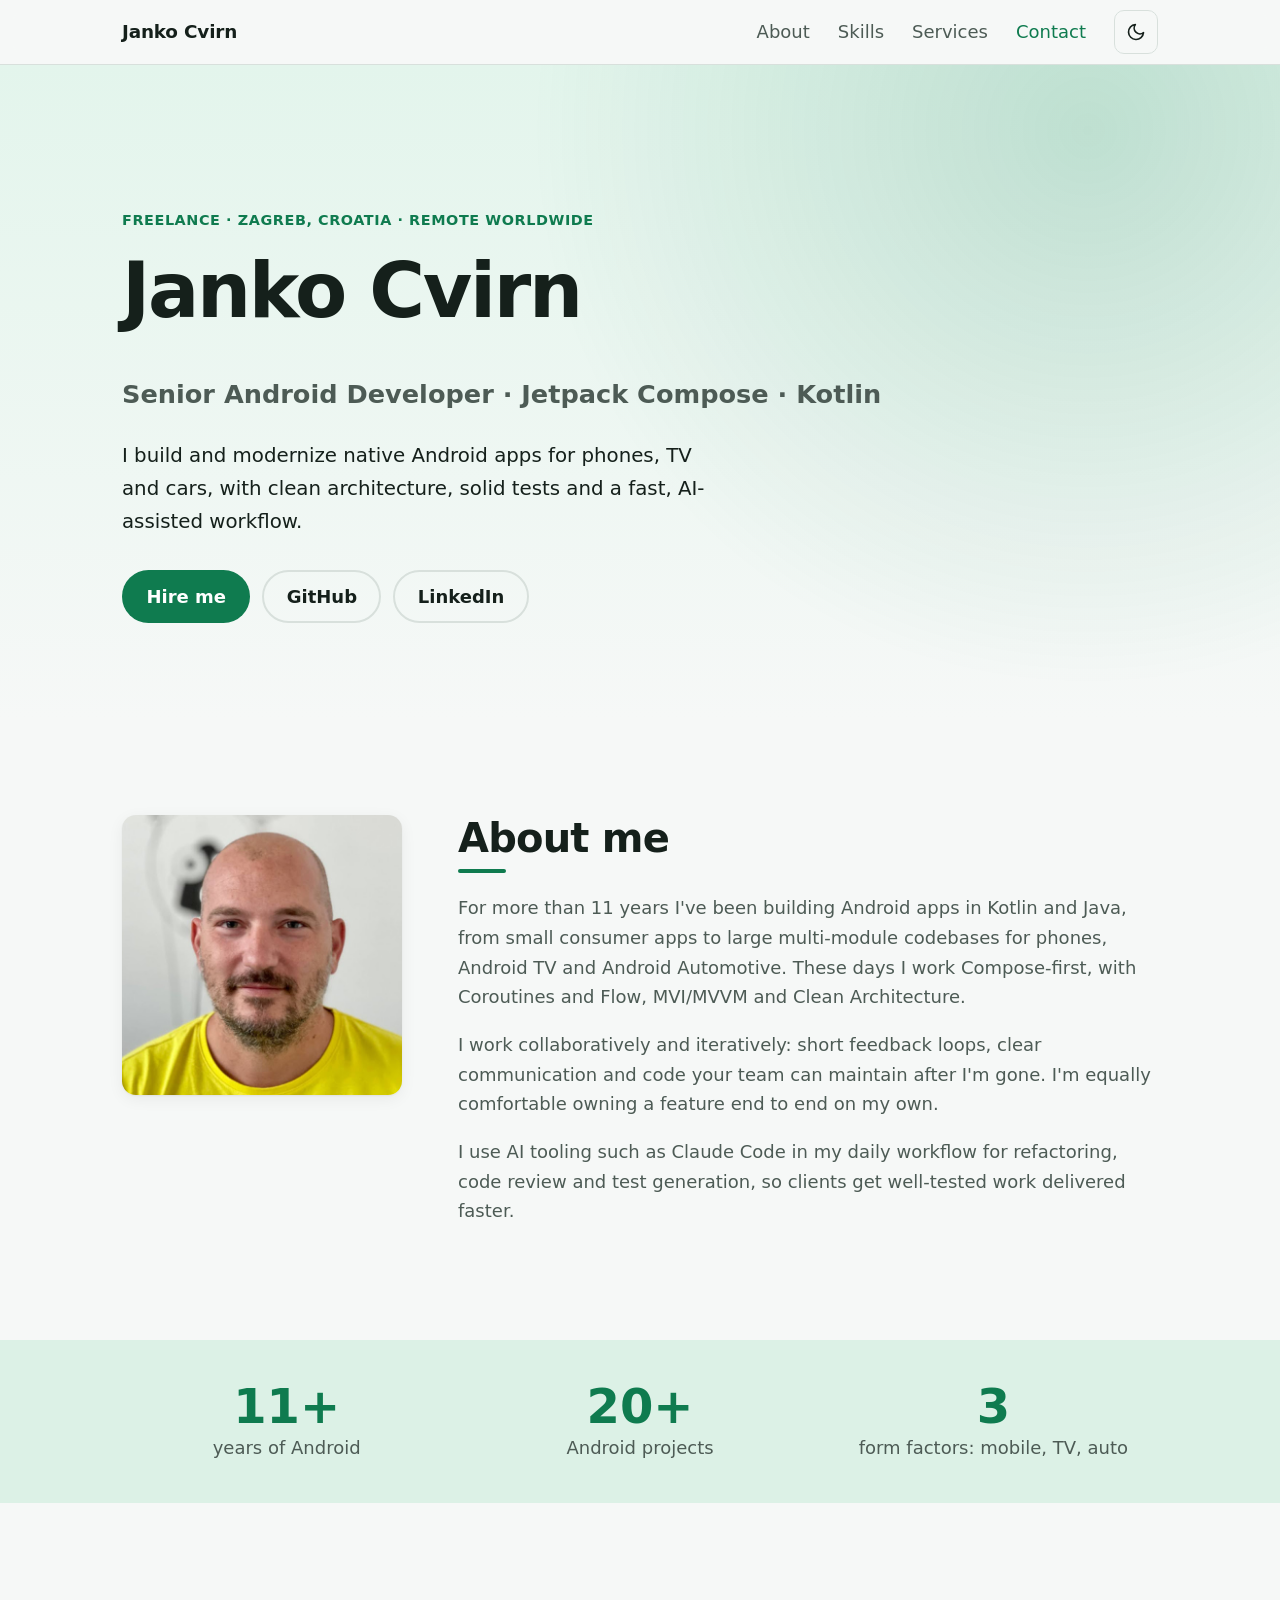
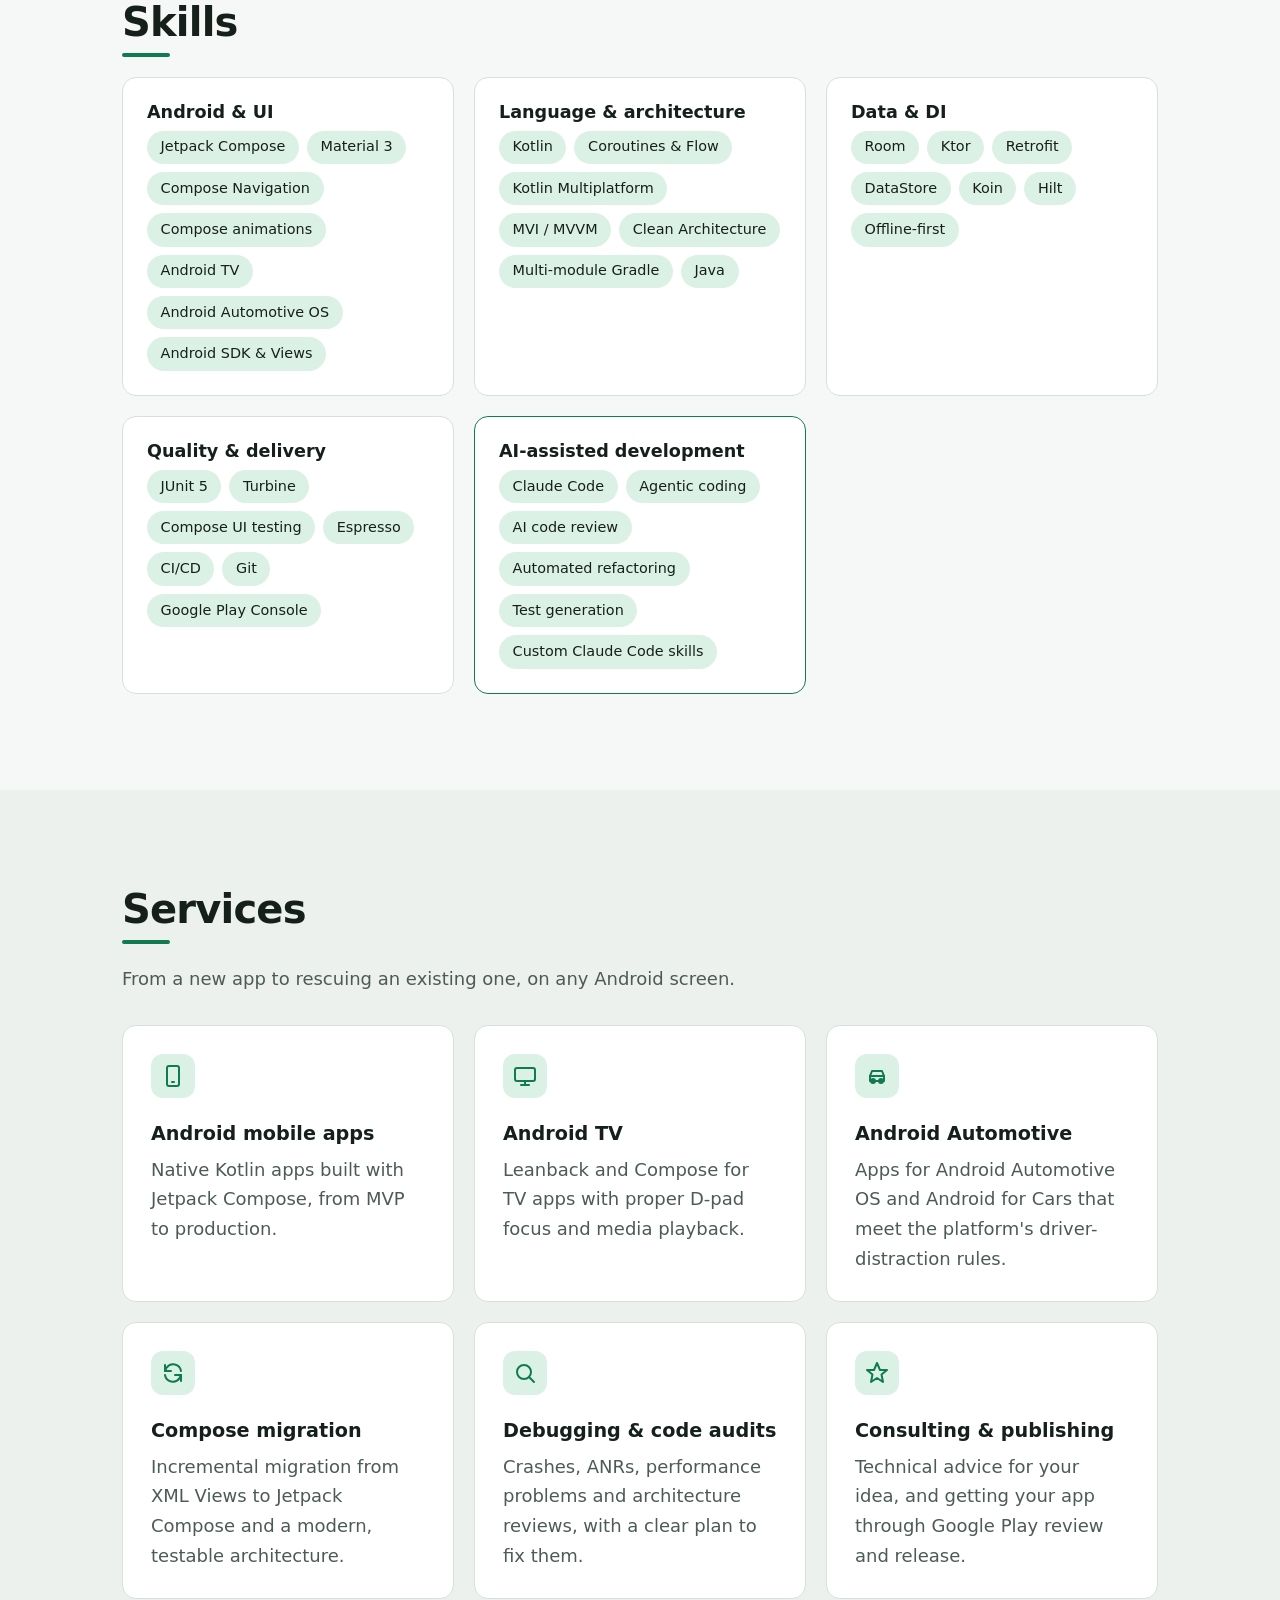
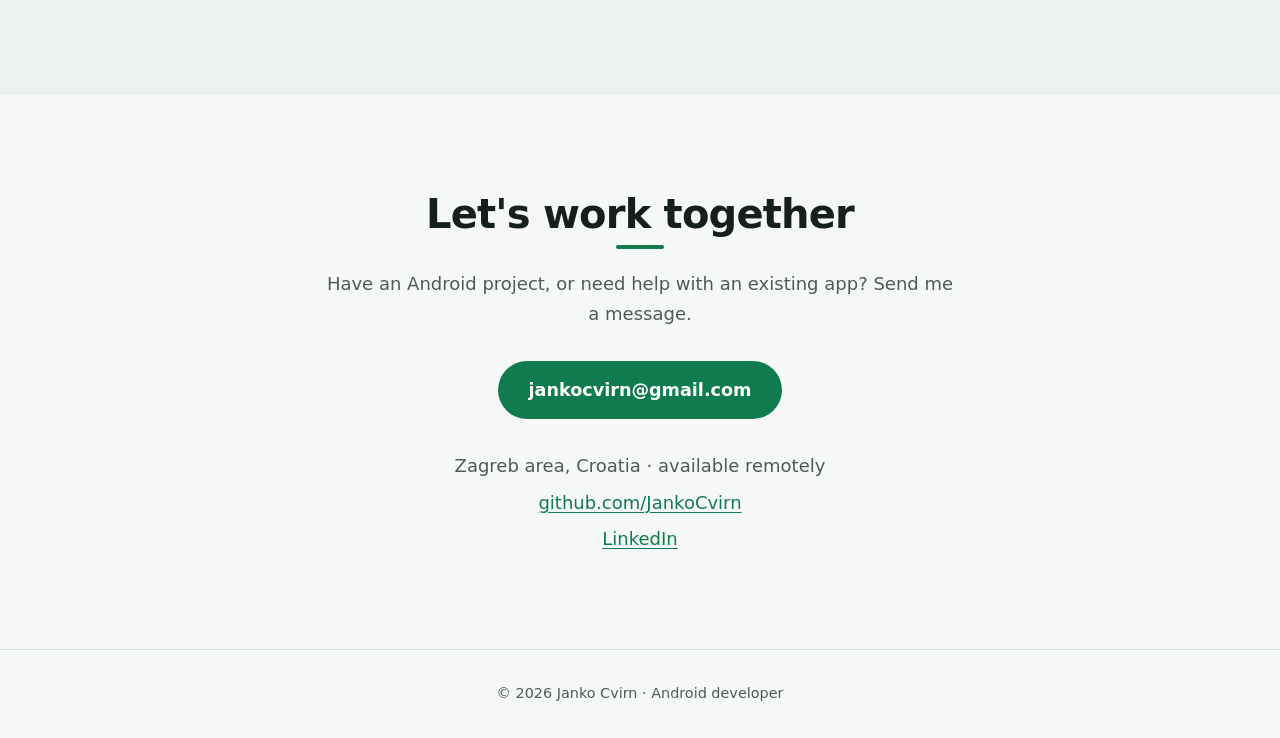
<file: index.html>
<!DOCTYPE html>
<html lang="en">
<head>
    <meta charset="utf-8">
    <meta name="viewport" content="width=device-width, initial-scale=1">

    <title>Janko Cvirn – Senior Android Developer | Jetpack Compose &amp; Kotlin Freelancer</title>
    <meta name="description" content="Janko Cvirn is a freelance senior Android developer in Zagreb, Croatia: Jetpack Compose, Kotlin, Android TV and Automotive apps, Compose migrations and AI-assisted development.">
    <meta name="author" content="Janko Cvirn">
    <link rel="canonical" href="https://jankocvirn.github.io/">
    <meta name="google-site-verification" content="ZInOIFo9H1KWxv2T9sezSRYHza6mDAzCv4ClbvWIvmE">
    <!-- TODO: paste the Bing Webmaster Tools verification meta tag here -->

    <meta name="theme-color" content="#f6f8f7" media="(prefers-color-scheme: light)">
    <meta name="theme-color" content="#0e1412" media="(prefers-color-scheme: dark)">
    <meta name="color-scheme" content="light dark">

    <!-- Open Graph / social previews -->
    <meta property="og:type" content="profile">
    <meta property="og:site_name" content="Janko Cvirn">
    <meta property="og:title" content="Janko Cvirn – Senior Android Developer">
    <meta property="og:description" content="Freelance Android developer: Jetpack Compose, Kotlin, Android TV &amp; Automotive, Compose migrations and AI-assisted development.">
    <meta property="og:url" content="https://jankocvirn.github.io/">
    <meta property="og:image" content="https://jankocvirn.github.io/assets/img/me.jpeg">
    <meta property="og:image:alt" content="Portrait of Janko Cvirn">
    <meta property="profile:first_name" content="Janko">
    <meta property="profile:last_name" content="Cvirn">
    <meta name="twitter:card" content="summary">

    <link rel="icon" href="assets/img/favicon.png">
    <link rel="apple-touch-icon" href="assets/img/apple-touch-icon.png">
    <link rel="stylesheet" href="assets/css/style.css">

    <!-- Apply the saved theme before first paint to avoid a flash -->
    <script>
        try {
            const t = localStorage.getItem('theme');
            if (t) document.documentElement.dataset.theme = t;
        } catch (e) {}
    </script>

    <script type="application/ld+json">
    {
        "@context": "https://schema.org",
        "@graph": [
            {
                "@type": "Person",
                "@id": "https://jankocvirn.github.io/#person",
                "name": "Janko Cvirn",
                "jobTitle": "Senior Android Developer",
                "url": "https://jankocvirn.github.io/",
                "image": "https://jankocvirn.github.io/assets/img/me.jpeg",
                "email": "mailto:jankocvirn@gmail.com",
                "address": {
                    "@type": "PostalAddress",
                    "addressLocality": "Zagreb",
                    "addressCountry": "HR"
                },
                "knowsAbout": [
                    "Android development", "Jetpack Compose", "Kotlin", "Kotlin Coroutines", "Kotlin Flow",
                    "Kotlin Multiplatform", "Material 3", "Android TV", "Android Automotive OS",
                    "Clean Architecture", "MVVM", "MVI", "Room", "Ktor", "Retrofit", "Koin", "Hilt",
                    "Unit testing", "UI testing", "Google Play Console", "Claude Code", "AI-assisted development"
                ],
                "sameAs": [
                    "https://github.com/JankoCvirn",
                    "https://www.linkedin.com/in/janko-cvirn-b8bb3b31/"
                ]
            },
            {
                "@type": "ProfessionalService",
                "name": "Janko Cvirn – Android Development",
                "url": "https://jankocvirn.github.io/",
                "founder": { "@id": "https://jankocvirn.github.io/#person" },
                "areaServed": "Worldwide",
                "address": {
                    "@type": "PostalAddress",
                    "addressLocality": "Zagreb",
                    "addressCountry": "HR"
                },
                "serviceType": [
                    "Android app development", "Android TV app development", "Android Automotive app development",
                    "Jetpack Compose migration", "Android debugging and code audits", "Android consulting",
                    "Google Play publishing"
                ]
            }
        ]
    }
    </script>
</head>

<body>
<a class="skip-link" href="#main">Skip to content</a>

<header class="site-header">
    <div class="container header-inner">
        <a class="logo" href="#top">Janko Cvirn</a>

        <nav class="site-nav" aria-label="Main">
            <button class="nav-toggle" type="button" aria-expanded="false" aria-controls="nav-menu">
                <span class="visually-hidden">Menu</span>
                <svg aria-hidden="true" viewBox="0 0 24 24" width="24" height="24"><path d="M3 6h18M3 12h18M3 18h18"/></svg>
            </button>
            <ul id="nav-menu" class="nav-menu">
                <li><a href="#about">About</a></li>
                <li><a href="#skills">Skills</a></li>
                <li><a href="#services">Services</a></li>
                <li><a href="#contact">Contact</a></li>
            </ul>
        </nav>

        <button class="theme-toggle" type="button" aria-label="Toggle dark mode">
            <svg class="icon-moon" aria-hidden="true" viewBox="0 0 24 24" width="20" height="20"><path d="M21 12.8A9 9 0 1 1 11.2 3a7 7 0 0 0 9.8 9.8z"/></svg>
            <svg class="icon-sun" aria-hidden="true" viewBox="0 0 24 24" width="20" height="20"><circle cx="12" cy="12" r="4"/><path d="M12 2v2M12 20v2M4.9 4.9l1.4 1.4M17.7 17.7l1.4 1.4M2 12h2M20 12h2M4.9 19.1l1.4-1.4M17.7 6.3l1.4-1.4"/></svg>
        </button>
    </div>
</header>

<main id="main">

    <section id="top" class="hero">
        <div class="container">
            <p class="eyebrow">Freelance · Zagreb, Croatia · Remote worldwide</p>
            <h1>Janko Cvirn</h1>
            <p class="hero-subtitle">Senior Android Developer · Jetpack Compose · Kotlin</p>
            <p class="hero-lead">
                I build and modernize native Android apps for phones, TV and cars, with clean architecture,
                solid tests and a fast, AI-assisted workflow.
            </p>
            <div class="hero-actions">
                <a class="btn btn-primary" href="mailto:jankocvirn@gmail.com?subject=Android%20project%20inquiry">Hire me</a>
                <a class="btn btn-ghost" href="https://github.com/JankoCvirn" rel="me noopener">GitHub</a>
                <a class="btn btn-ghost" href="https://www.linkedin.com/in/janko-cvirn-b8bb3b31/" rel="me noopener">LinkedIn</a>
            </div>
        </div>
    </section>

    <section id="about" class="section" aria-labelledby="about-title">
        <div class="container about">
            <picture class="about-photo">
                <img src="assets/img/me.jpeg" width="576" height="576" alt="Janko Cvirn, Android developer" loading="eager" decoding="async">
            </picture>
            <div>
                <h2 id="about-title" class="section-title">About me</h2>
                <p>
                    For more than 11 years I've been building Android apps in Kotlin and Java, from small
                    consumer apps to large multi-module codebases for phones, Android TV and Android
                    Automotive. These days I work Compose-first, with Coroutines and Flow, MVI/MVVM and Clean
                    Architecture.
                </p>
                <p>
                    I work collaboratively and iteratively: short feedback loops, clear communication and code
                    your team can maintain after I'm gone. I'm equally comfortable owning a feature end to end
                    on my own.
                </p>
                <p>
                    I use AI tooling such as Claude Code in my daily workflow for refactoring, code review and
                    test generation, so clients get well-tested work delivered faster.
                </p>
            </div>
        </div>
    </section>

    <section class="stats" aria-label="Experience at a glance">
        <div class="container stats-grid">
            <div class="stat"><span class="stat-num">11+</span><span class="stat-label">years of Android</span></div>
            <div class="stat"><span class="stat-num">20+</span><span class="stat-label">Android projects</span></div>
            <div class="stat"><span class="stat-num">3</span><span class="stat-label">form factors: mobile, TV, auto</span></div>
        </div>
    </section>

    <section id="skills" class="section" aria-labelledby="skills-title">
        <div class="container">
            <h2 id="skills-title" class="section-title">Skills</h2>
            <div class="skills-grid">
                <div class="skill-group">
                    <h3>Android &amp; UI</h3>
                    <ul class="chips">
                        <li>Jetpack Compose</li>
                        <li>Material 3</li>
                        <li>Compose Navigation</li>
                        <li>Compose animations</li>
                        <li>Android TV</li>
                        <li>Android Automotive OS</li>
                        <li>Android SDK &amp; Views</li>
                    </ul>
                </div>
                <div class="skill-group">
                    <h3>Language &amp; architecture</h3>
                    <ul class="chips">
                        <li>Kotlin</li>
                        <li>Coroutines &amp; Flow</li>
                        <li>Kotlin Multiplatform</li>
                        <li>MVI / MVVM</li>
                        <li>Clean Architecture</li>
                        <li>Multi-module Gradle</li>
                        <li>Java</li>
                    </ul>
                </div>
                <div class="skill-group">
                    <h3>Data &amp; DI</h3>
                    <ul class="chips">
                        <li>Room</li>
                        <li>Ktor</li>
                        <li>Retrofit</li>
                        <li>DataStore</li>
                        <li>Koin</li>
                        <li>Hilt</li>
                        <li>Offline-first</li>
                    </ul>
                </div>
                <div class="skill-group">
                    <h3>Quality &amp; delivery</h3>
                    <ul class="chips">
                        <li>JUnit 5</li>
                        <li>Turbine</li>
                        <li>Compose UI testing</li>
                        <li>Espresso</li>
                        <li>CI/CD</li>
                        <li>Git</li>
                        <li>Google Play Console</li>
                    </ul>
                </div>
                <div class="skill-group skill-group-ai">
                    <h3>AI-assisted development</h3>
                    <ul class="chips">
                        <li>Claude Code</li>
                        <li>Agentic coding</li>
                        <li>AI code review</li>
                        <li>Automated refactoring</li>
                        <li>Test generation</li>
                        <li>Custom Claude Code skills</li>
                    </ul>
                </div>
            </div>
        </div>
    </section>

    <section id="services" class="section section-alt" aria-labelledby="services-title">
        <div class="container">
            <h2 id="services-title" class="section-title">Services</h2>
            <p class="section-lead">From a new app to rescuing an existing one, on any Android screen.</p>
            <ul class="services-grid">
                <li class="card">
                    <svg class="card-icon" aria-hidden="true" viewBox="0 0 24 24"><rect x="6" y="2" width="12" height="20" rx="2"/><path d="M11 18h2"/></svg>
                    <h3>Android mobile apps</h3>
                    <p>Native Kotlin apps built with Jetpack Compose, from MVP to production.</p>
                </li>
                <li class="card">
                    <svg class="card-icon" aria-hidden="true" viewBox="0 0 24 24"><rect x="2" y="4" width="20" height="13" rx="2"/><path d="M8 21h8M12 17v4"/></svg>
                    <h3>Android TV</h3>
                    <p>Leanback and Compose for TV apps with proper D-pad focus and media playback.</p>
                </li>
                <li class="card">
                    <svg class="card-icon" aria-hidden="true" viewBox="0 0 24 24"><path d="M5 17h14v-5l-2-5H7l-2 5z"/><path d="M5 12h14"/><circle cx="8" cy="17" r="2"/><circle cx="16" cy="17" r="2"/></svg>
                    <h3>Android Automotive</h3>
                    <p>Apps for Android Automotive OS and Android for Cars that meet the platform's driver-distraction rules.</p>
                </li>
                <li class="card">
                    <svg class="card-icon" aria-hidden="true" viewBox="0 0 24 24"><path d="M4 4v6h6"/><path d="M20 20v-6h-6"/><path d="M20 10A8 8 0 0 0 5.6 6.6L4 10M4 14a8 8 0 0 0 14.4 3.4L20 14"/></svg>
                    <h3>Compose migration</h3>
                    <p>Incremental migration from XML Views to Jetpack Compose and a modern, testable architecture.</p>
                </li>
                <li class="card">
                    <svg class="card-icon" aria-hidden="true" viewBox="0 0 24 24"><circle cx="11" cy="11" r="7"/><path d="M21 21l-5-5"/></svg>
                    <h3>Debugging &amp; code audits</h3>
                    <p>Crashes, ANRs, performance problems and architecture reviews, with a clear plan to fix them.</p>
                </li>
                <li class="card">
                    <svg class="card-icon" aria-hidden="true" viewBox="0 0 24 24"><path d="M12 2l3 7h7l-5.5 4.5L18 21l-6-4-6 4 1.5-7.5L2 9h7z"/></svg>
                    <h3>Consulting &amp; publishing</h3>
                    <p>Technical advice for your idea, and getting your app through Google Play review and release.</p>
                </li>
            </ul>
        </div>
    </section>

    <section id="contact" class="section" aria-labelledby="contact-title">
        <div class="container contact">
            <h2 id="contact-title" class="section-title">Let's work together</h2>
            <p class="section-lead">Have an Android project, or need help with an existing app? Send me a message.</p>
            <a class="btn btn-primary btn-lg" href="mailto:jankocvirn@gmail.com?subject=Android%20project%20inquiry">jankocvirn@gmail.com</a>
            <ul class="contact-meta">
                <li>Zagreb area, Croatia · available remotely</li>
                <li><a href="https://github.com/JankoCvirn" rel="me noopener">github.com/JankoCvirn</a></li>
                <li><a href="https://www.linkedin.com/in/janko-cvirn-b8bb3b31/" rel="me noopener">LinkedIn</a></li>
            </ul>
        </div>
    </section>

</main>

<footer class="site-footer">
    <div class="container">
        <p>© 2026 Janko Cvirn · Android developer</p>
    </div>
</footer>

<script src="assets/js/main.js" defer></script>
</body>
</html>
</file>
<file: assets/css/style.css>
/* ==========================================================================
   Janko Cvirn – portfolio
   Tokens → base → layout → sections. No framework, no build step.
   ========================================================================== */

:root {
    --bg: #f6f8f7;
    --bg-alt: #ecf1ee;
    --surface: #ffffff;
    --text: #15201b;
    --text-muted: #4d5b55;
    --border: #d8e0dc;
    --accent: #0f7b4f;          /* Android green, darkened for AA contrast on light */
    --accent-strong: #0a5e3c;
    --accent-soft: #dcf1e6;
    --on-accent: #ffffff;
    --hero-from: #e3f5ec;
    --hero-to: #f6f8f7;
    --shadow: 0 1px 2px rgb(0 0 0 / .05), 0 4px 16px rgb(0 0 0 / .06);

    --radius: 14px;
    --max: 1100px;
    --gutter: 16px;
    --header-h: 64px;
    --font: system-ui, -apple-system, "Segoe UI", Roboto, "Helvetica Neue", Arial, sans-serif;
}

@media (prefers-color-scheme: dark) {
    :root:not([data-theme="light"]) {
        --bg: #0e1412;
        --bg-alt: #131b18;
        --surface: #17211d;
        --text: #e6eeea;
        --text-muted: #a3b2ab;
        --border: #26332e;
        --accent: #3ddc84;      /* official Android green reads well on dark */
        --accent-strong: #6be6a2;
        --accent-soft: #173326;
        --on-accent: #062014;
        --hero-from: #10261c;
        --hero-to: #0e1412;
        --shadow: 0 1px 2px rgb(0 0 0 / .4), 0 4px 16px rgb(0 0 0 / .3);
    }
}

:root[data-theme="dark"] {
    --bg: #0e1412;
    --bg-alt: #131b18;
    --surface: #17211d;
    --text: #e6eeea;
    --text-muted: #a3b2ab;
    --border: #26332e;
    --accent: #3ddc84;
    --accent-strong: #6be6a2;
    --accent-soft: #173326;
    --on-accent: #062014;
    --hero-from: #10261c;
    --hero-to: #0e1412;
    --shadow: 0 1px 2px rgb(0 0 0 / .4), 0 4px 16px rgb(0 0 0 / .3);
    color-scheme: dark;
}

:root[data-theme="light"] {
    color-scheme: light;
}

/* ---------- Base ---------- */

*, *::before, *::after { box-sizing: border-box; }

html {
    scroll-behavior: smooth;
    scroll-padding-top: calc(var(--header-h) + 8px);
    -webkit-text-size-adjust: 100%;
}

body {
    margin: 0;
    background: var(--bg);
    color: var(--text);
    font-family: var(--font);
    font-size: clamp(1rem, .95rem + .25vw, 1.125rem);
    line-height: 1.65;
    overflow-x: hidden;
}

h1, h2, h3 { line-height: 1.15; margin: 0 0 .5em; }
p { margin: 0 0 1em; }
img { max-width: 100%; height: auto; display: block; }

a { color: var(--accent); text-underline-offset: 3px; }
a:hover { color: var(--accent-strong); }

:focus-visible {
    outline: 3px solid var(--accent);
    outline-offset: 3px;
    border-radius: 4px;
}

svg { fill: none; stroke: currentColor; stroke-width: 2; stroke-linecap: round; stroke-linejoin: round; }

.visually-hidden {
    position: absolute; width: 1px; height: 1px; padding: 0; margin: -1px;
    overflow: hidden; clip: rect(0 0 0 0); white-space: nowrap; border: 0;
}

.skip-link {
    position: absolute; left: var(--gutter); top: -100px; z-index: 100;
    background: var(--accent); color: var(--on-accent);
    padding: .5rem 1rem; border-radius: 8px; text-decoration: none;
}
.skip-link:focus { top: 8px; }

.container {
    width: 100%;
    max-width: var(--max);
    margin-inline: auto;
    padding-inline: var(--gutter);
}

@media (min-width: 768px) {
    :root { --gutter: 32px; }
}

/* ---------- Buttons ---------- */

.btn {
    display: inline-flex; align-items: center; justify-content: center;
    min-height: 44px; padding: .6rem 1.4rem;
    border-radius: 999px; border: 2px solid transparent;
    font-weight: 600; text-decoration: none;
    transition: background-color .2s, color .2s, border-color .2s, transform .2s;
}
.btn:hover { transform: translateY(-1px); }
.btn-primary { background: var(--accent); color: var(--on-accent); }
.btn-primary:hover { background: var(--accent-strong); color: var(--on-accent); }
.btn-ghost { border-color: var(--border); color: var(--text); }
.btn-ghost:hover { border-color: var(--accent); color: var(--accent); }
.btn-lg { font-size: 1.1rem; padding: .8rem 1.8rem; overflow-wrap: anywhere; }

/* ---------- Header ---------- */

.site-header {
    position: sticky; top: 0; z-index: 50;
    background: color-mix(in srgb, var(--bg) 85%, transparent);
    backdrop-filter: saturate(160%) blur(10px);
    border-bottom: 1px solid var(--border);
}

.header-inner {
    display: flex; align-items: center; gap: 1rem;
    height: var(--header-h);
}

.logo {
    font-weight: 800; font-size: 1.15rem; letter-spacing: -.01em;
    color: var(--text); text-decoration: none; margin-right: auto;
}

.nav-toggle, .theme-toggle {
    display: inline-grid; place-items: center;
    width: 44px; height: 44px; padding: 0;
    background: none; border: 1px solid var(--border); border-radius: 10px;
    color: var(--text); cursor: pointer;
}

.nav-menu {
    list-style: none; margin: 0; padding: 0;
}
.nav-menu a {
    display: block; padding: .5rem .75rem; border-radius: 8px;
    color: var(--text-muted); text-decoration: none; font-weight: 500;
}
.nav-menu a:hover, .nav-menu a.active { color: var(--accent); }

/* Mobile: dropdown panel */
.nav-menu {
    position: absolute; top: var(--header-h); left: 0; right: 0;
    background: var(--bg); border-bottom: 1px solid var(--border);
    padding: .5rem var(--gutter) 1rem;
    display: none;
}
.nav-menu.open { display: block; }

.theme-toggle .icon-sun { display: none; }
:root[data-theme="dark"] .theme-toggle .icon-sun { display: block; }
:root[data-theme="dark"] .theme-toggle .icon-moon { display: none; }
@media (prefers-color-scheme: dark) {
    :root:not([data-theme="light"]) .theme-toggle .icon-sun { display: block; }
    :root:not([data-theme="light"]) .theme-toggle .icon-moon { display: none; }
}

@media (min-width: 768px) {
    .nav-toggle { display: none; }
    .nav-menu {
        position: static; display: flex; gap: .25rem;
        background: none; border: 0; padding: 0;
    }
}

/* ---------- Hero ---------- */

.hero {
    background:
        radial-gradient(circle at 85% 10%, color-mix(in srgb, var(--accent) 18%, transparent), transparent 45%),
        linear-gradient(180deg, var(--hero-from), var(--hero-to));
    padding-block: clamp(4rem, 12vw, 9rem) clamp(3rem, 8vw, 6rem);
}

.eyebrow {
    color: var(--accent); font-weight: 600; font-size: .9rem;
    letter-spacing: .04em; text-transform: uppercase;
}

.hero h1 {
    font-size: clamp(2.6rem, 2rem + 4vw, 4.75rem);
    letter-spacing: -.03em; font-weight: 800;
}

.hero-subtitle {
    font-size: clamp(1.15rem, 1rem + .8vw, 1.6rem);
    font-weight: 600; color: var(--text-muted);
}

.hero-lead { max-width: 38rem; font-size: 1.1em; }

.hero-actions { display: flex; flex-wrap: wrap; gap: .75rem; margin-top: 2rem; }

/* ---------- Sections ---------- */

.section { padding-block: clamp(3.5rem, 8vw, 6rem); }
.section-alt { background: var(--bg-alt); }

.section-title {
    font-size: clamp(1.75rem, 1.4rem + 1.6vw, 2.5rem);
    letter-spacing: -.02em;
}
.section-title::after {
    content: ""; display: block; width: 48px; height: 4px; margin-top: .5rem;
    background: var(--accent); border-radius: 2px;
}

.section-lead { color: var(--text-muted); max-width: 40rem; margin-bottom: 2rem; }

/* About */
.about { display: grid; gap: 2.5rem; align-items: start; }
.about-photo img {
    width: min(280px, 70vw); aspect-ratio: 1; object-fit: cover;
    border-radius: var(--radius); box-shadow: var(--shadow);
}
.about p { color: var(--text-muted); }

@media (min-width: 768px) {
    .about { grid-template-columns: 280px 1fr; gap: 3.5rem; }
}

/* Stats */
.stats { background: var(--accent-soft); padding-block: 2.5rem; }
.stats-grid {
    display: grid; gap: 1.5rem; text-align: center;
    grid-template-columns: repeat(auto-fit, minmax(160px, 1fr));
}
.stat-num {
    display: block; font-size: clamp(2.25rem, 2rem + 1.5vw, 3rem);
    font-weight: 800; color: var(--accent); line-height: 1.1;
}
.stat-label { color: var(--text-muted); font-weight: 500; }

/* Skills */
.skills-grid {
    display: grid; gap: 1.25rem;
    grid-template-columns: repeat(auto-fit, minmax(min(100%, 300px), 1fr));
}
.skill-group {
    background: var(--surface); border: 1px solid var(--border);
    border-radius: var(--radius); padding: 1.5rem;
}
.skill-group h3 { font-size: 1.1rem; }
.skill-group-ai { border-color: var(--accent); }

.chips {
    list-style: none; margin: 0; padding: 0;
    display: flex; flex-wrap: wrap; gap: .5rem;
}
.chips li {
    background: var(--accent-soft); color: var(--text);
    border-radius: 999px; padding: .3rem .85rem;
    font-size: .9rem; font-weight: 500;
}

/* Services */
.services-grid {
    list-style: none; margin: 0; padding: 0;
    display: grid; gap: 1.25rem;
    grid-template-columns: repeat(auto-fit, minmax(min(100%, 300px), 1fr));
}
.card {
    background: var(--surface); border: 1px solid var(--border);
    border-radius: var(--radius); padding: 1.75rem;
    transition: transform .2s, box-shadow .2s, border-color .2s;
}
.card:hover { transform: translateY(-3px); box-shadow: var(--shadow); border-color: var(--accent); }
.card h3 { font-size: 1.2rem; }
.card p { color: var(--text-muted); margin: 0; }
.card-icon {
    width: 44px; height: 44px; padding: 10px; margin-bottom: 1rem;
    color: var(--accent); background: var(--accent-soft); border-radius: 12px;
}

/* Contact */
.contact { text-align: center; }
.contact .section-title::after { margin-inline: auto; }
.contact .section-lead { margin-inline: auto; }
.contact-meta {
    list-style: none; margin: 2rem 0 0; padding: 0;
    display: grid; gap: .4rem; color: var(--text-muted);
}

/* Footer */
.site-footer {
    border-top: 1px solid var(--border);
    padding-block: 2rem; color: var(--text-muted); font-size: .9rem; text-align: center;
}
.site-footer p { margin: 0; }

/* 404 */
.not-found { min-height: 70vh; display: grid; place-content: center; text-align: center; gap: 1rem; }

@media (prefers-reduced-motion: reduce) {
    html { scroll-behavior: auto; }
    *, *::before, *::after { transition: none !important; animation: none !important; }
}
</file>
